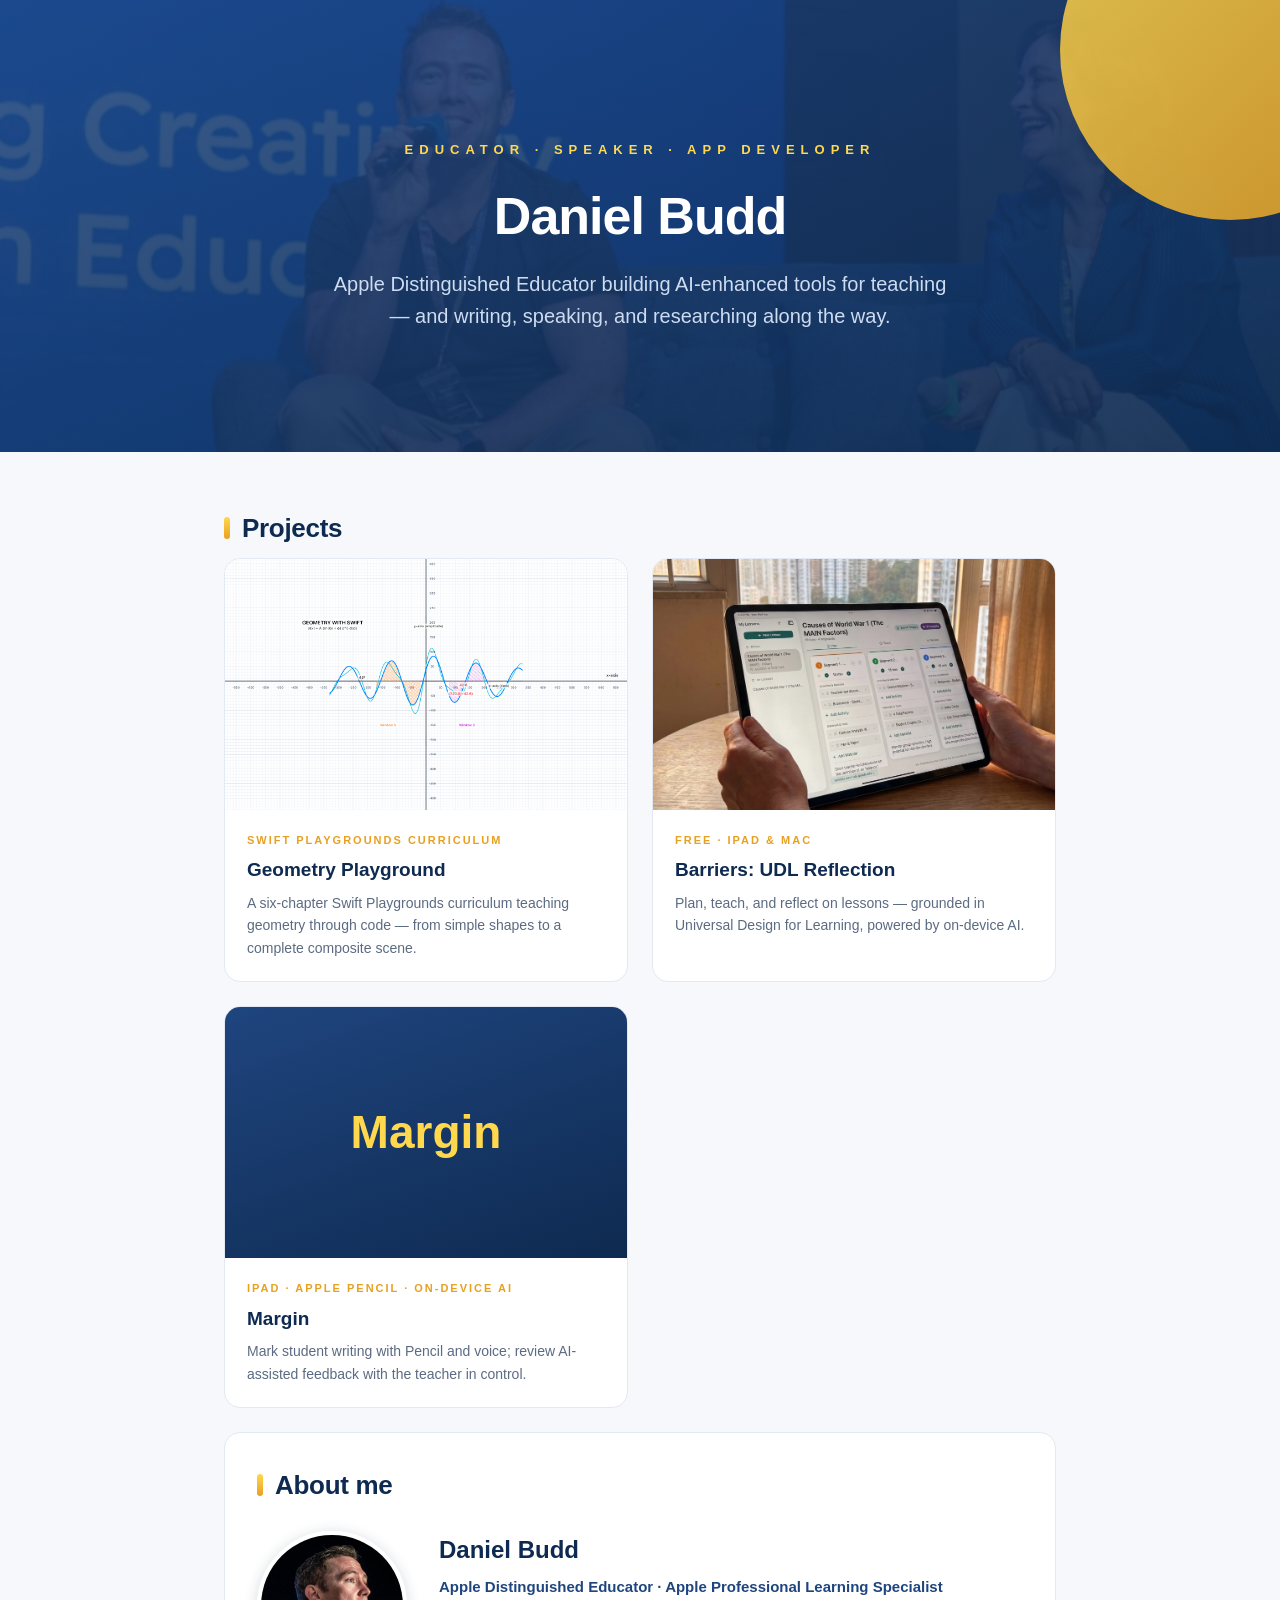
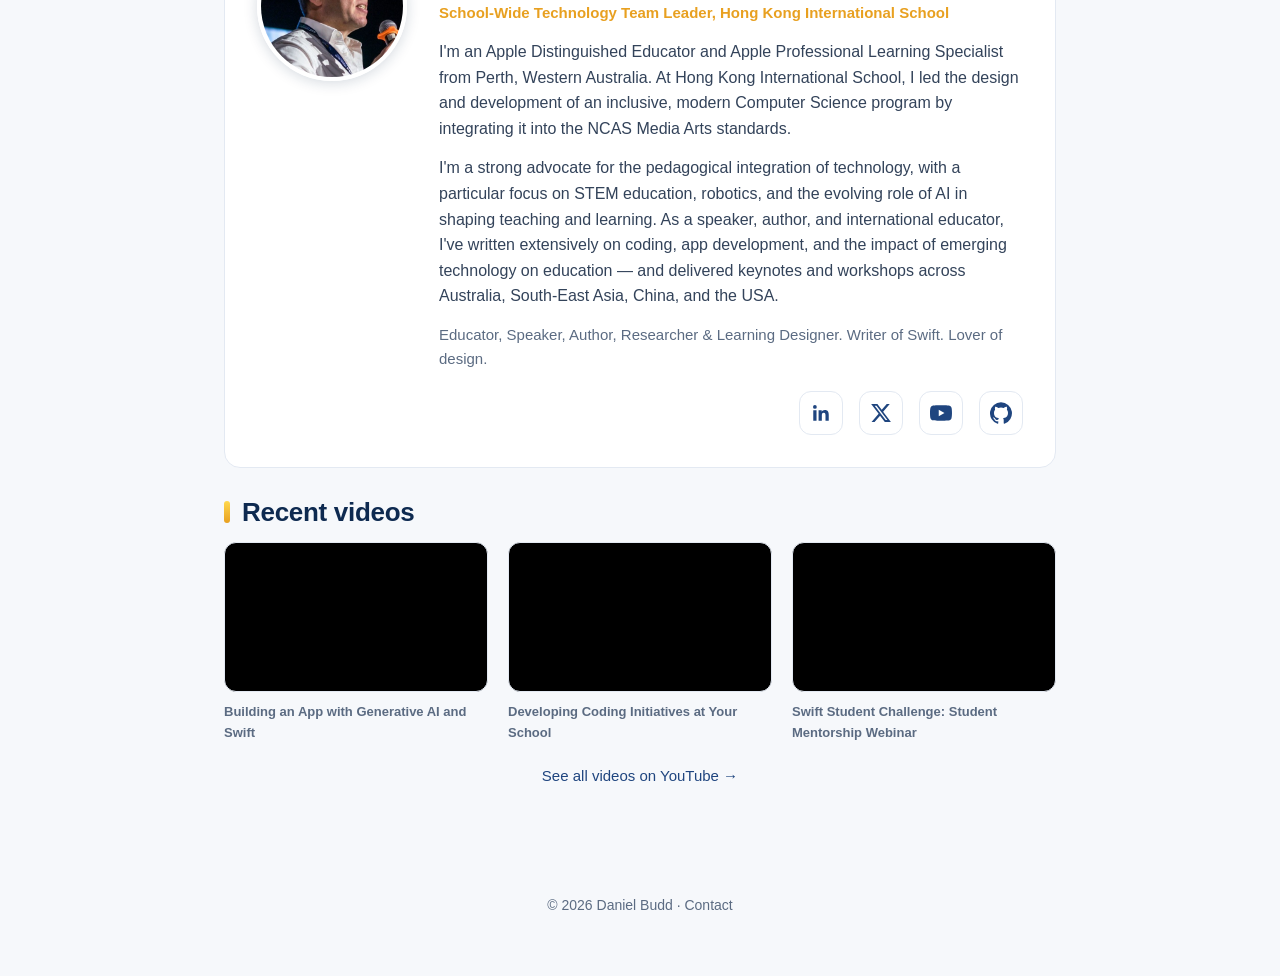
<file: index.html>
<!DOCTYPE html>
<html lang="en-AU">
<head>
<meta charset="UTF-8">
<meta name="viewport" content="width=device-width, initial-scale=1.0">
<title>Daniel Budd — Educator, Speaker &amp; App Developer</title>
<meta name="description" content="Daniel Budd is an Apple Distinguished Educator, speaker, and app developer building AI-enhanced tools for teaching — including Barriers and Geometry Playground.">
<link rel="canonical" href="https://danielbudd.com.au/">
<link rel="icon" type="image/png" sizes="32x32" href="images/favicon-32.png">
<link rel="apple-touch-icon" href="images/apple-touch-icon.png">
<meta property="og:type" content="website">
<meta property="og:site_name" content="Daniel Budd">
<meta property="og:title" content="Daniel Budd — Educator, Speaker &amp; App Developer">
<meta property="og:description" content="Apple Distinguished Educator building AI-enhanced tools for teaching — including Barriers and Geometry Playground.">
<meta property="og:url" content="https://danielbudd.com.au/">
<meta property="og:image" content="https://danielbudd.com.au/images/og-daniel.jpg">
<meta property="og:image:width" content="1200">
<meta property="og:image:height" content="630">
<meta name="twitter:card" content="summary_large_image">
<meta name="twitter:site" content="@danielbbudd">
<meta name="twitter:title" content="Daniel Budd — Educator, Speaker &amp; App Developer">
<meta name="twitter:description" content="Apple Distinguished Educator building AI-enhanced tools for teaching.">
<meta name="twitter:image" content="https://danielbudd.com.au/images/og-daniel.jpg">
<link rel="stylesheet" href="styles.css">
<script type="application/ld+json">
{
  "@context": "https://schema.org",
  "@type": "Person",
  "name": "Daniel Budd",
  "url": "https://danielbudd.com.au/",
  "image": "https://danielbudd.com.au/images/profile.png",
  "jobTitle": "Educator, Speaker & App Developer",
  "description": "Apple Distinguished Educator and Apple Professional Learning Specialist building AI-enhanced tools for teaching.",
  "worksFor": {"@type": "Organization", "name": "Hong Kong International School"},
  "sameAs": [
    "https://www.linkedin.com/in/danielbudd/",
    "https://x.com/danielbbudd",
    "https://www.youtube.com/@DanielBBudd",
    "https://github.com/dbbudd"
  ]
}
</script>
</head>
<body>

  <header class="hero hero-photo">
    <div class="hero-inner">
      <div class="kicker">Educator · Speaker · App Developer</div>
      <h1>Daniel Budd</h1>
      <p class="tag">Apple Distinguished Educator building AI-enhanced tools for teaching — and writing, speaking, and researching along the way.</p>
    </div>
  </header>

  <main class="wrap">

    <section id="projects">
      <h2><span class="bar"></span>Projects</h2>
      <div class="project-grid">

        <a class="project-card" href="https://dbbudd.github.io">
          <div class="thumb"><img src="images/Geometry/Geomerty-Hero.png" alt="Geometry Playground"></div>
          <div class="body">
            <div class="eyebrow">Swift Playgrounds Curriculum</div>
            <h3>Geometry Playground</h3>
            <p>A six-chapter Swift Playgrounds curriculum teaching geometry through code — from simple shapes to a complete composite scene.</p>
          </div>
        </a>

        <a class="project-card" href="barriers.html">
          <div class="thumb"><img src="images/Barriers/Barriers-Hero.jpeg" alt="Barriers app"></div>
          <div class="body">
            <div class="eyebrow">Free · iPad &amp; Mac</div>
            <h3>Barriers: UDL Reflection</h3>
            <p>Plan, teach, and reflect on lessons — grounded in Universal Design for Learning, powered by on-device AI.</p>
          </div>
        </a>

        <a class="project-card" href="margin.html">
          <div class="thumb" style="display:flex;align-items:center;justify-content:center;background:linear-gradient(160deg,var(--navy),var(--navy-deep));">
            <span style="font-size:46px;font-weight:800;color:var(--gold)">Margin</span>
          </div>
          <div class="body">
            <div class="eyebrow">iPad · Apple Pencil · On-device AI</div>
            <h3>Margin</h3>
            <p>Mark student writing with Pencil and voice; review AI-assisted feedback with the teacher in control.</p>
          </div>
        </a>

      </div>
    </section>

    <section class="card" id="about">
      <h2 style="margin-bottom:24px"><span class="bar"></span>About me</h2>
      <div class="about-grid">

        <div class="avatar">
          <img src="images/profile.png" alt="Daniel Budd">
        </div>

        <div>
          <div class="about-head">
            <div class="about-name">Daniel Budd</div>
            <div class="affil apple">Apple Distinguished Educator · Apple Professional Learning Specialist</div>
            <div class="affil school">School-Wide Technology Team Leader, Hong Kong International School</div>
          </div>
          <div class="about-bio">
            <p>I'm an Apple Distinguished Educator and Apple Professional Learning Specialist from Perth, Western Australia. At Hong Kong International School, I led the design and development of an inclusive, modern Computer Science program by integrating it into the NCAS Media Arts standards.</p>
            <p>I'm a strong advocate for the pedagogical integration of technology, with a particular focus on STEM education, robotics, and the evolving role of AI in shaping teaching and learning. As a speaker, author, and international educator, I've written extensively on coding, app development, and the impact of emerging technology on education — and delivered keynotes and workshops across Australia, South-East Asia, China, and the USA.</p>
            <p class="muted">Educator, Speaker, Author, Researcher &amp; Learning Designer. Writer of Swift. Lover of design.</p>
          </div>

          <div class="social-icons">
            <a href="https://www.linkedin.com/in/danielbudd/" target="_blank" rel="noopener" aria-label="LinkedIn" title="LinkedIn">
              <svg viewBox="0 0 24 24" aria-hidden="true"><path d="M20.45 20.45h-3.55v-5.57c0-1.33-.03-3.04-1.85-3.04-1.85 0-2.14 1.45-2.14 2.94v5.67H9.36V9h3.41v1.56h.05c.47-.9 1.63-1.85 3.36-1.85 3.6 0 4.27 2.37 4.27 5.45v6.29zM5.34 7.43a2.06 2.06 0 1 1 0-4.12 2.06 2.06 0 0 1 0 4.12zM7.12 20.45H3.56V9h3.56v11.45z"/></svg>
            </a>
            <a href="https://x.com/danielbbudd" target="_blank" rel="noopener" aria-label="Twitter / X" title="Twitter / X">
              <svg viewBox="0 0 24 24" aria-hidden="true"><path d="M18.24 2.25h3.31l-7.23 8.26 8.5 11.24h-6.66l-5.21-6.82-5.97 6.82H1.67l7.73-8.84L1.25 2.25h6.83l4.71 6.23 5.45-6.23zm-1.16 17.52h1.83L7.08 4.13H5.12l11.96 15.64z"/></svg>
            </a>
            <a href="https://www.youtube.com/@DanielBBudd" target="_blank" rel="noopener" aria-label="YouTube" title="YouTube">
              <svg viewBox="0 0 24 24" aria-hidden="true"><path d="M23.5 6.19a3.02 3.02 0 0 0-2.12-2.14C19.5 3.55 12 3.55 12 3.55s-7.5 0-9.38.5A3.02 3.02 0 0 0 .5 6.19C0 8.07 0 12 0 12s0 3.93.5 5.81a3.02 3.02 0 0 0 2.12 2.14c1.88.5 9.38.5 9.38.5s7.5 0 9.38-.5a3.02 3.02 0 0 0 2.12-2.14C24 15.93 24 12 24 12s0-3.93-.5-5.81zM9.55 15.57V8.43L15.82 12l-6.27 3.57z"/></svg>
            </a>
            <a href="https://github.com/dbbudd" target="_blank" rel="noopener" aria-label="GitHub" title="GitHub">
              <svg viewBox="0 0 24 24" aria-hidden="true"><path d="M12 .3a12 12 0 0 0-3.79 23.39c.6.11.82-.26.82-.58l-.01-2.04c-3.34.73-4.04-1.61-4.04-1.61-.55-1.39-1.34-1.76-1.34-1.76-1.09-.74.08-.73.08-.73 1.2.09 1.84 1.24 1.84 1.24 1.07 1.83 2.81 1.3 3.5 1 .1-.78.42-1.31.76-1.61-2.66-.3-5.47-1.33-5.47-5.93 0-1.31.47-2.38 1.24-3.22-.13-.3-.54-1.52.11-3.18 0 0 1-.32 3.3 1.23a11.5 11.5 0 0 1 6 0c2.28-1.55 3.29-1.23 3.29-1.23.65 1.66.24 2.88.12 3.18.77.84 1.23 1.91 1.23 3.22 0 4.61-2.8 5.63-5.48 5.92.43.37.81 1.1.81 2.22l-.01 3.29c0 .32.21.7.82.58A12 12 0 0 0 12 .3z"/></svg>
            </a>
          </div>
        </div>

      </div>
    </section>

    <section id="videos">
      <h2><span class="bar"></span>Recent videos</h2>
      <div class="video-grid">
        <div>
          <div class="video-embed"><iframe src="https://www.youtube.com/embed/X9bCqTbQKLU" title="Building an App with Generative AI and Swift" frameborder="0" allow="accelerometer; autoplay; clipboard-write; encrypted-media; gyroscope; picture-in-picture; web-share" referrerpolicy="strict-origin-when-cross-origin" loading="lazy" allowfullscreen></iframe></div>
          <div class="video-caption">Building an App with Generative AI and Swift</div>
        </div>
        <div>
          <div class="video-embed"><iframe src="https://www.youtube.com/embed/v9YnOPm7b6o" title="Developing coding initiatives at your school" frameborder="0" allow="accelerometer; autoplay; clipboard-write; encrypted-media; gyroscope; picture-in-picture; web-share" referrerpolicy="strict-origin-when-cross-origin" loading="lazy" allowfullscreen></iframe></div>
          <div class="video-caption">Developing Coding Initiatives at Your School</div>
        </div>
        <div>
          <div class="video-embed"><iframe src="https://www.youtube.com/embed/1wqshSAsD80" title="Swift Student Challenge: Student Mentorship Webinar" frameborder="0" allow="accelerometer; autoplay; clipboard-write; encrypted-media; gyroscope; picture-in-picture; web-share" referrerpolicy="strict-origin-when-cross-origin" loading="lazy" allowfullscreen></iframe></div>
          <div class="video-caption">Swift Student Challenge: Student Mentorship Webinar</div>
        </div>
      </div>
      <p class="muted" style="margin-top:20px;text-align:center">
        <a href="https://www.youtube.com/@DanielBBudd">See all videos on YouTube →</a>
      </p>
    </section>

  </main>

  <footer>
    © 2026 Daniel Budd · <a class="email-link" href="#" data-u="dbbudd" data-d="gmail.com">Contact</a>
  </footer>

  <script>
  document.querySelectorAll('.email-link').forEach(function(a){
    var addr = a.dataset.u + '@' + a.dataset.d;
    a.href = 'mailto:' + addr;
    if (a.dataset.show) a.textContent = addr;
  });
  </script>

</body>
</html>
</file>
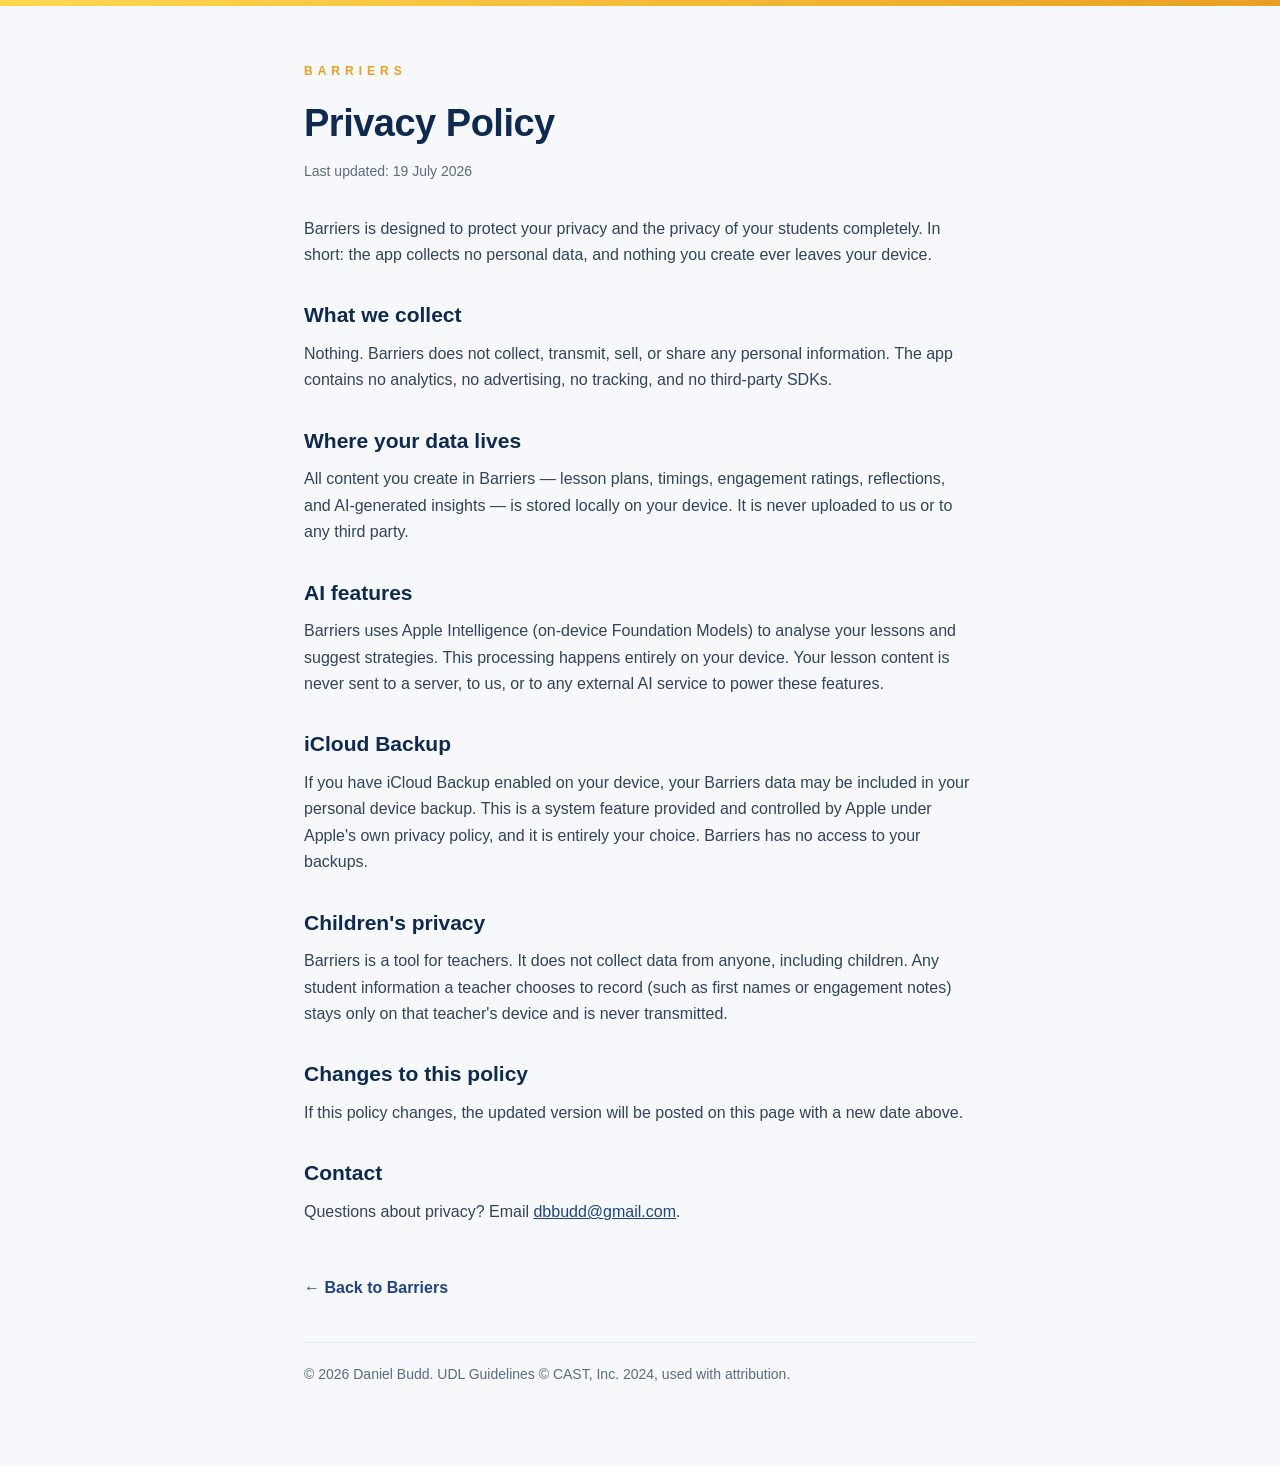
<file: barriers-privacy.html>
<!DOCTYPE html>
<html lang="en-AU">
<head>
<meta charset="UTF-8">
<meta name="viewport" content="width=device-width, initial-scale=1.0">
<title>Barriers: UDL Reflection — Privacy Policy</title>
<meta name="description" content="Privacy policy for the Barriers iPad app: no data collection, no tracking, no analytics — everything stays on your device.">
<link rel="canonical" href="https://danielbudd.com.au/barriers-privacy.html">
<link rel="icon" type="image/png" sizes="32x32" href="images/favicon-32.png">
<link rel="apple-touch-icon" href="images/apple-touch-icon.png">
<meta name="robots" content="index,follow">
<style>
  :root{--navy:#1F457F;--navy-deep:#0E2A50;--gold:#FFD84D;--gold-deep:#E8A020;--ink:#0E2A50;--muted:#5b6b82;--line:#e3e9f2}
  *{box-sizing:border-box;margin:0;padding:0}
  body{font-family:-apple-system,BlinkMacSystemFont,"Segoe UI",Helvetica,Arial,sans-serif;color:var(--ink);background:#f6f8fb;line-height:1.65;-webkit-font-smoothing:antialiased}
  a{color:var(--navy)}
  .bar-top{height:6px;background:linear-gradient(90deg,var(--gold),var(--gold-deep))}
  .wrap{max-width:720px;margin:0 auto;padding:56px 24px 80px}
  .kicker{letter-spacing:5px;font-size:12px;font-weight:700;color:var(--gold-deep);text-transform:uppercase}
  h1{font-size:38px;font-weight:800;letter-spacing:-.5px;margin:10px 0 6px}
  .updated{color:var(--muted);font-size:14px;margin-bottom:32px}
  h2{font-size:21px;font-weight:800;margin:30px 0 8px}
  p{margin-bottom:14px;color:#33435a}
  .back{display:inline-block;margin-top:36px;font-weight:600;text-decoration:none}
  footer{color:var(--muted);font-size:14px;margin-top:40px;border-top:1px solid var(--line);padding-top:20px}
</style>
</head>
<body>
  <div class="bar-top"></div>
  <div class="wrap">
    <div class="kicker">Barriers</div>
    <h1>Privacy Policy</h1>
    <p class="updated">Last updated: 19 July 2026</p>

    <p>Barriers is designed to protect your privacy and the privacy of your students completely. In short: the app collects no personal data, and nothing you create ever leaves your device.</p>

    <h2>What we collect</h2>
    <p>Nothing. Barriers does not collect, transmit, sell, or share any personal information. The app contains no analytics, no advertising, no tracking, and no third-party SDKs.</p>

    <h2>Where your data lives</h2>
    <p>All content you create in Barriers — lesson plans, timings, engagement ratings, reflections, and AI-generated insights — is stored locally on your device. It is never uploaded to us or to any third party.</p>

    <h2>AI features</h2>
    <p>Barriers uses Apple Intelligence (on-device Foundation Models) to analyse your lessons and suggest strategies. This processing happens entirely on your device. Your lesson content is never sent to a server, to us, or to any external AI service to power these features.</p>

    <h2>iCloud Backup</h2>
    <p>If you have iCloud Backup enabled on your device, your Barriers data may be included in your personal device backup. This is a system feature provided and controlled by Apple under Apple's own privacy policy, and it is entirely your choice. Barriers has no access to your backups.</p>

    <h2>Children's privacy</h2>
    <p>Barriers is a tool for teachers. It does not collect data from anyone, including children. Any student information a teacher chooses to record (such as first names or engagement notes) stays only on that teacher's device and is never transmitted.</p>

    <h2>Changes to this policy</h2>
    <p>If this policy changes, the updated version will be posted on this page with a new date above.</p>

    <h2>Contact</h2>
    <p>Questions about privacy? Email <a class="email-link" href="#" data-u="dbbudd" data-d="gmail.com" data-show="1">&#100;bbudd&nbsp;[at]&nbsp;gmail</a>.</p>

    <a class="back" href="barriers.html">← Back to Barriers</a>

    <footer>© 2026 Daniel Budd. UDL Guidelines © CAST, Inc. 2024, used with attribution.</footer>
  </div>
  <script>
  document.querySelectorAll('.email-link').forEach(function(a){
    var addr = a.dataset.u + '@' + a.dataset.d;
    a.href = 'mailto:' + addr;
    if (a.dataset.show) a.textContent = addr;
  });
  </script>
</body>
</html>
</file>
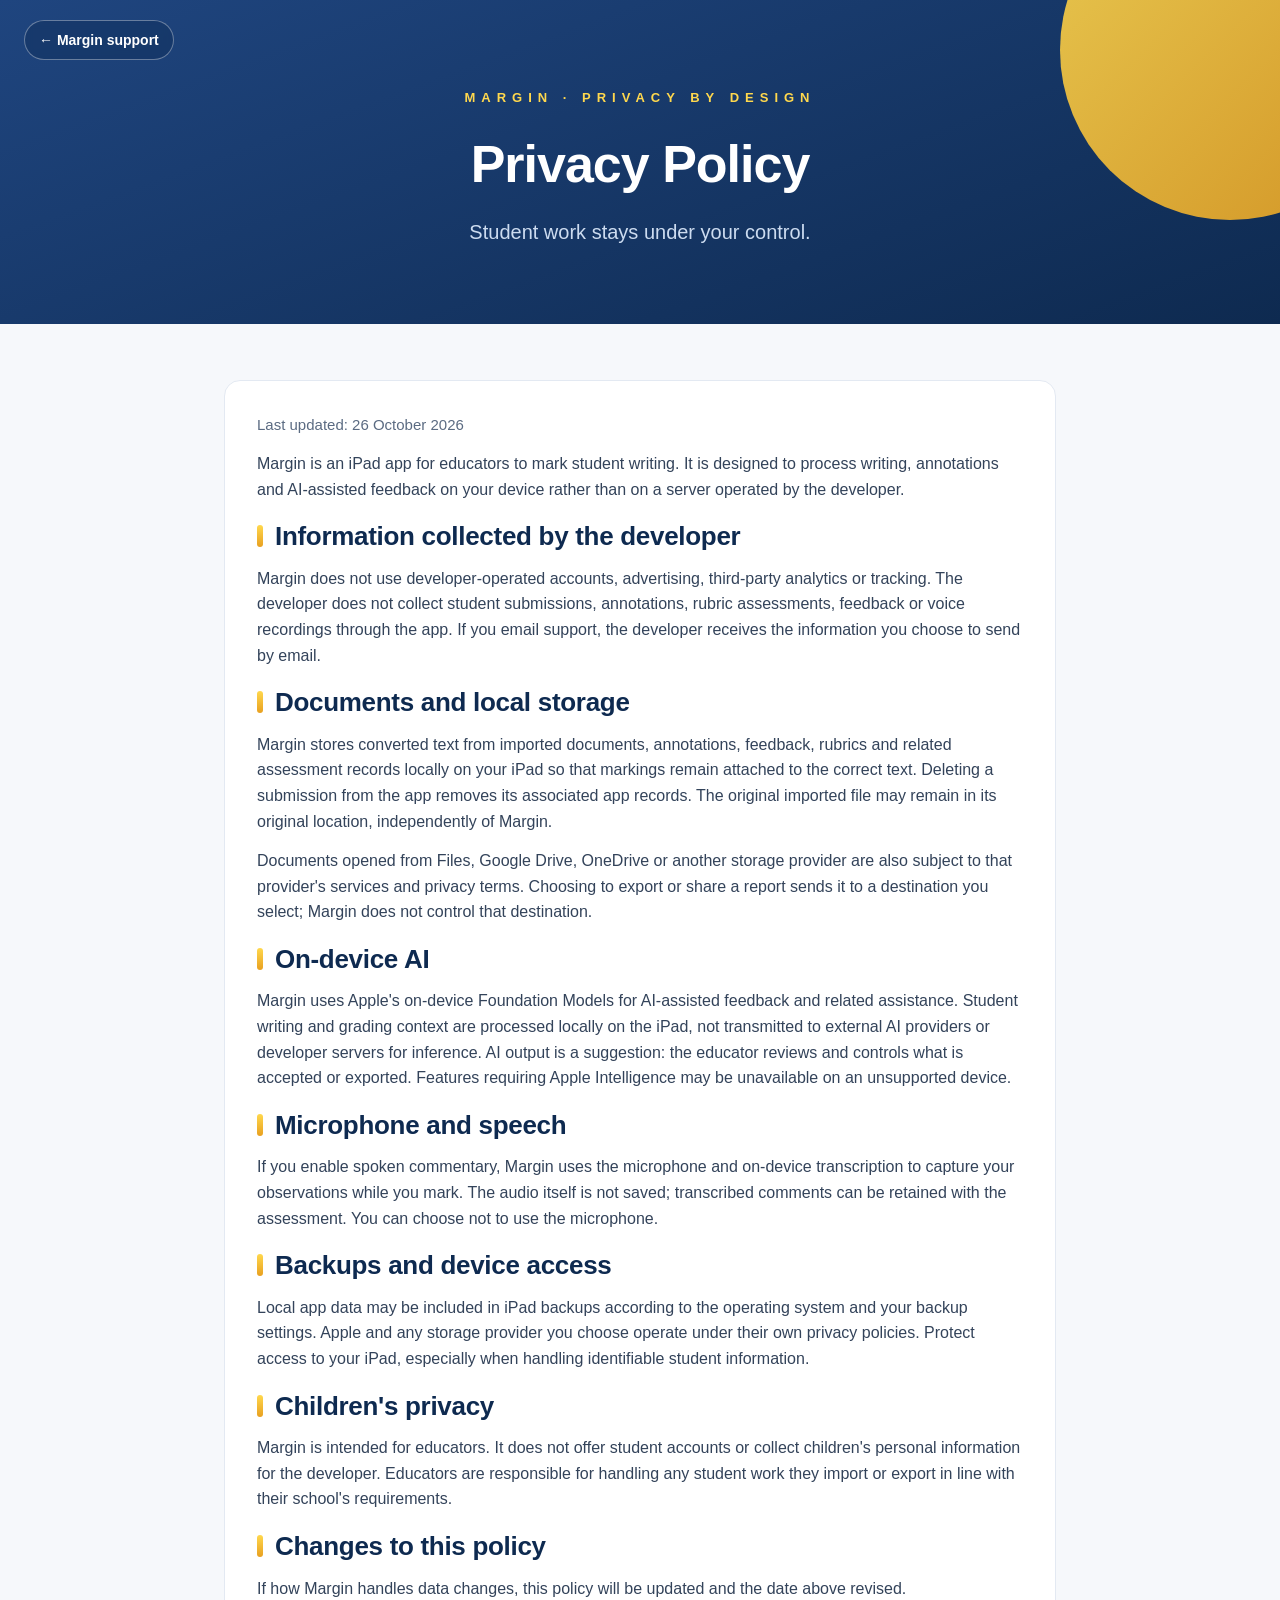
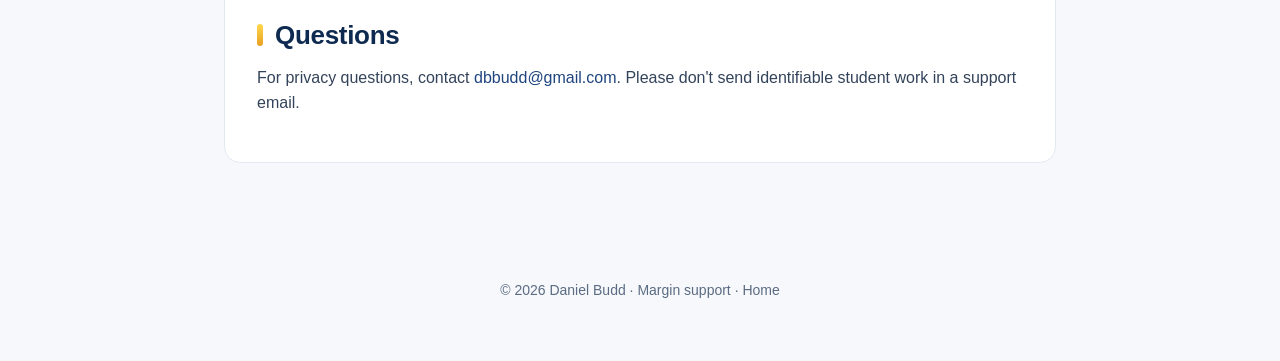
<file: margin-privacy.html>
<!DOCTYPE html>
<html lang="en-AU"><head>
<meta charset="UTF-8"><meta name="viewport" content="width=device-width, initial-scale=1.0">
<title>Margin — Privacy Policy</title>
<meta name="description" content="Privacy policy for Margin, an iPad app for marking student writing with Apple Pencil and on-device AI.">
<link rel="canonical" href="https://danielbudd.com.au/margin-privacy.html">
<link rel="icon" type="image/png" sizes="32x32" href="images/favicon-32.png">
<link rel="apple-touch-icon" href="images/apple-touch-icon.png">
<meta property="og:type" content="website"><meta property="og:site_name" content="Daniel Budd">
<meta property="og:title" content="Margin — Privacy Policy">
<meta property="og:description" content="How Margin handles documents, annotations, voice and on-device AI.">
<meta property="og:url" content="https://danielbudd.com.au/margin-privacy.html">
<meta name="twitter:card" content="summary"><meta name="twitter:title" content="Margin — Privacy Policy">
<link rel="stylesheet" href="styles.css">
</head><body>
<header class="hero"><nav class="hero-nav" aria-label="Page navigation"><a href="margin.html">← Margin support</a></nav>
<div class="hero-inner"><div class="kicker">Margin · Privacy by design</div><h1>Privacy Policy</h1><p class="tag">Student work stays under your control.</p></div></header>
<main class="wrap">
<section class="card"><p class="muted">Last updated: 26 October 2026</p>
<p>Margin is an iPad app for educators to mark student writing. It is designed to process writing, annotations and AI-assisted feedback on your device rather than on a server operated by the developer.</p>
<h2><span class="bar"></span>Information collected by the developer</h2>
<p>Margin does not use developer-operated accounts, advertising, third-party analytics or tracking. The developer does not collect student submissions, annotations, rubric assessments, feedback or voice recordings through the app. If you email support, the developer receives the information you choose to send by email.</p>
<h2><span class="bar"></span>Documents and local storage</h2>
<p>Margin stores converted text from imported documents, annotations, feedback, rubrics and related assessment records locally on your iPad so that markings remain attached to the correct text. Deleting a submission from the app removes its associated app records. The original imported file may remain in its original location, independently of Margin.</p>
<p>Documents opened from Files, Google Drive, OneDrive or another storage provider are also subject to that provider's services and privacy terms. Choosing to export or share a report sends it to a destination you select; Margin does not control that destination.</p>
<h2><span class="bar"></span>On-device AI</h2>
<p>Margin uses Apple's on-device Foundation Models for AI-assisted feedback and related assistance. Student writing and grading context are processed locally on the iPad, not transmitted to external AI providers or developer servers for inference. AI output is a suggestion: the educator reviews and controls what is accepted or exported. Features requiring Apple Intelligence may be unavailable on an unsupported device.</p>
<h2><span class="bar"></span>Microphone and speech</h2>
<p>If you enable spoken commentary, Margin uses the microphone and on-device transcription to capture your observations while you mark. The audio itself is not saved; transcribed comments can be retained with the assessment. You can choose not to use the microphone.</p>
<h2><span class="bar"></span>Backups and device access</h2>
<p>Local app data may be included in iPad backups according to the operating system and your backup settings. Apple and any storage provider you choose operate under their own privacy policies. Protect access to your iPad, especially when handling identifiable student information.</p>
<h2><span class="bar"></span>Children's privacy</h2>
<p>Margin is intended for educators. It does not offer student accounts or collect children's personal information for the developer. Educators are responsible for handling any student work they import or export in line with their school's requirements.</p>
<h2><span class="bar"></span>Changes to this policy</h2>
<p>If how Margin handles data changes, this policy will be updated and the date above revised.</p>
<h2><span class="bar"></span>Questions</h2>
<p>For privacy questions, contact <a class="email-link" href="#" data-u="dbbudd" data-d="gmail.com" data-show="1">dbbudd [at] gmail.com</a>. Please don't send identifiable student work in a support email.</p>
</section>
</main><footer>© 2026 Daniel Budd · <a href="margin.html">Margin support</a> · <a href="index.html">Home</a></footer>
<script>document.querySelectorAll('.email-link').forEach(function(a){var addr=a.dataset.u+'@'+a.dataset.d;a.href='mailto:'+addr;if(a.dataset.show)a.textContent=addr;});</script>
</body></html>
</file>
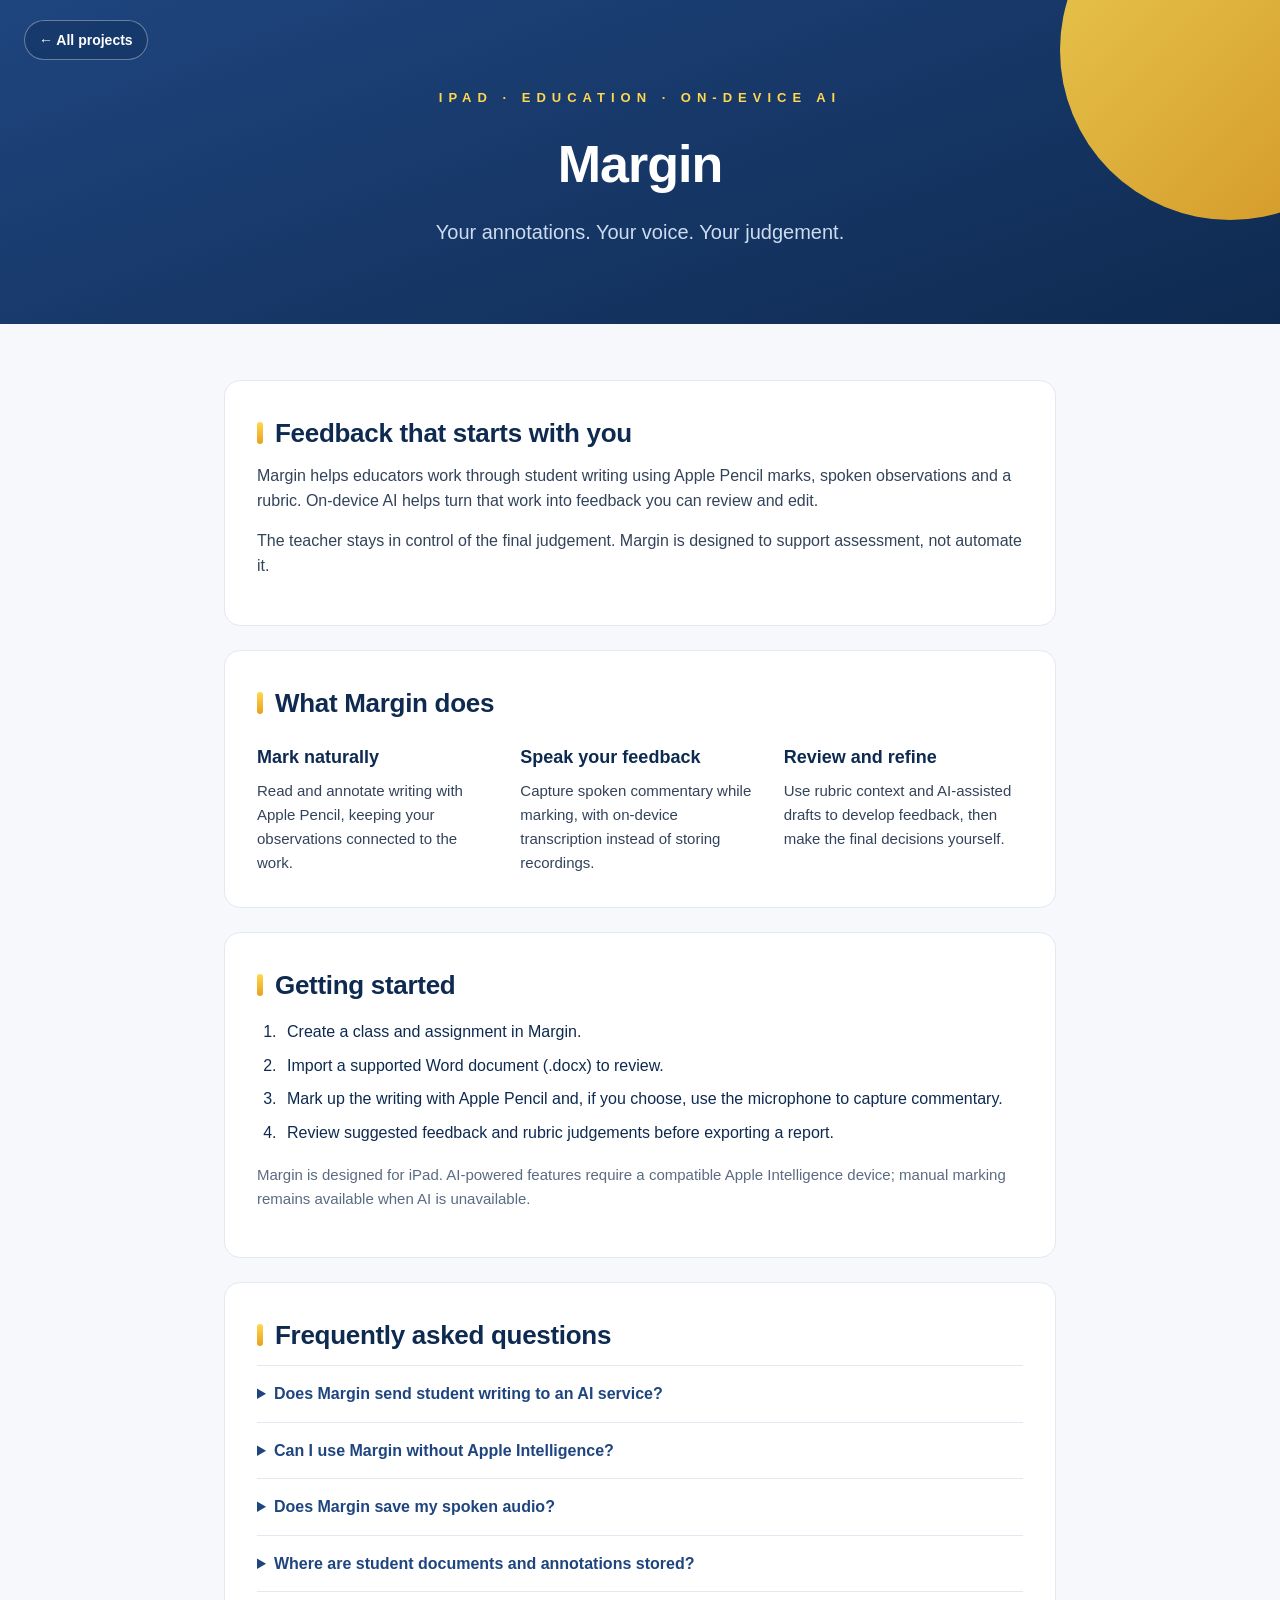
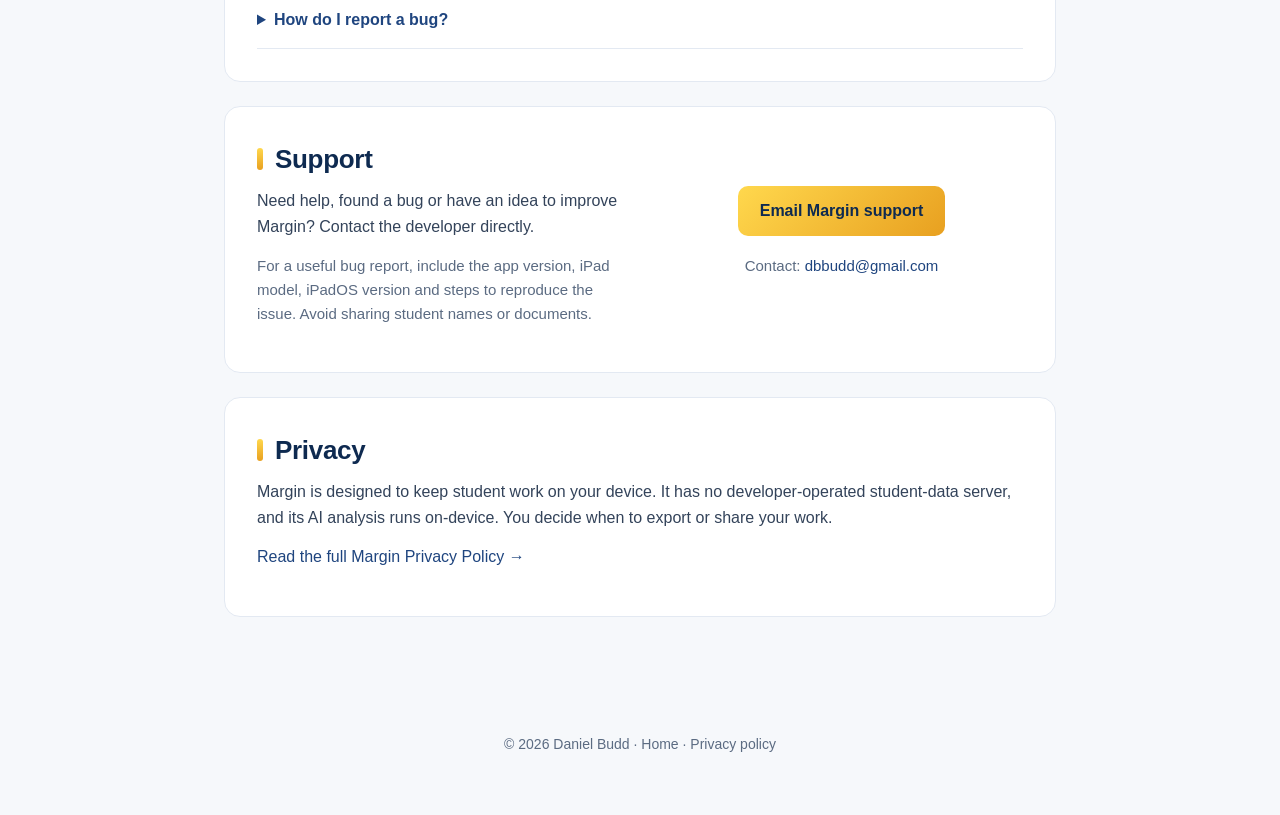
<file: margin.html>
<!DOCTYPE html>
<html lang="en-AU">
<head>
<meta charset="UTF-8">
<meta name="viewport" content="width=device-width, initial-scale=1.0">
<title>Margin — Feedback with the teacher in control | Support</title>
<meta name="description" content="Margin is an iPad writing-feedback companion for educators. Learn how to get started, find answers and contact the developer for support.">
<link rel="canonical" href="https://danielbudd.com.au/margin.html">
<link rel="icon" type="image/png" sizes="32x32" href="images/favicon-32.png">
<link rel="apple-touch-icon" href="images/apple-touch-icon.png">
<meta property="og:type" content="website">
<meta property="og:site_name" content="Daniel Budd">
<meta property="og:title" content="Margin — Feedback with the teacher in control">
<meta property="og:description" content="Apple Pencil markup, spoken commentary and on-device AI. Learn about Margin and get support.">
<meta property="og:url" content="https://danielbudd.com.au/margin.html">
<meta property="og:image" content="https://danielbudd.com.au/images/og-daniel.jpg">
<meta name="twitter:card" content="summary_large_image">
<meta name="twitter:title" content="Margin — iPad writing feedback and support">
<meta name="twitter:description" content="Mark with Pencil, capture your thinking, review feedback. The teacher decides.">
<meta name="twitter:image" content="https://danielbudd.com.au/images/og-daniel.jpg">
<link rel="stylesheet" href="styles.css">
<script type="application/ld+json">
{
  "@context":"https://schema.org",
  "@type":"SoftwareApplication",
  "name":"Margin",
  "applicationCategory":"EducationApplication",
  "operatingSystem":"iPadOS",
  "url":"https://danielbudd.com.au/margin.html",
  "description":"An iPad writing-feedback companion combining Apple Pencil markup, spoken commentary and on-device AI, with final decisions left to the teacher.",
  "author":{"@type":"Person","name":"Daniel Budd","url":"https://danielbudd.com.au/"}
}
</script>
</head>
<body>
  <header class="hero">
    <nav class="hero-nav" aria-label="Page navigation"><a href="index.html#projects">← All projects</a></nav>
    <div class="hero-inner">
      <div class="kicker">iPad · Education · On-device AI</div>
      <h1>Margin</h1>
      <p class="tag">Your annotations. Your voice. Your judgement.</p>
    </div>
  </header>
  <main class="wrap">
    <section class="card" aria-labelledby="about-margin">
      <h2 id="about-margin"><span class="bar"></span>Feedback that starts with you</h2>
      <p>Margin helps educators work through student writing using Apple Pencil marks, spoken observations and a rubric. On-device AI helps turn that work into feedback you can review and edit.</p>
      <p>The teacher stays in control of the final judgement. Margin is designed to support assessment, not automate it.</p>
    </section>

    <section class="card" aria-labelledby="what-it-does">
      <h2 id="what-it-does"><span class="bar"></span>What Margin does</h2>
      <div class="feature-grid">
        <div>
          <h3>Mark naturally</h3>
          <p>Read and annotate writing with Apple Pencil, keeping your observations connected to the work.</p>
        </div>
        <div>
          <h3>Speak your feedback</h3>
          <p>Capture spoken commentary while marking, with on-device transcription instead of storing recordings.</p>
        </div>
        <div>
          <h3>Review and refine</h3>
          <p>Use rubric context and AI-assisted drafts to develop feedback, then make the final decisions yourself.</p>
        </div>
      </div>
    </section>

    <section class="card" id="getting-started" aria-labelledby="start-heading">
      <h2 id="start-heading"><span class="bar"></span>Getting started</h2>
      <ol class="steps">
        <li>Create a class and assignment in Margin.</li>
        <li>Import a supported Word document (.docx) to review.</li>
        <li>Mark up the writing with Apple Pencil and, if you choose, use the microphone to capture commentary.</li>
        <li>Review suggested feedback and rubric judgements before exporting a report.</li>
      </ol>
      <p class="muted">Margin is designed for iPad. AI-powered features require a compatible Apple Intelligence device; manual marking remains available when AI is unavailable.</p>
    </section>

    <section class="card" id="faq" aria-labelledby="faq-heading">
      <h2 id="faq-heading"><span class="bar"></span>Frequently asked questions</h2>
      <details class="faq-item">
        <summary>Does Margin send student writing to an AI service?</summary>
        <p>No. Margin's AI features use Apple's on-device Foundation Models. It does not send student work to a developer-operated server or an external AI provider for feedback generation.</p>
      </details>
      <details class="faq-item">
        <summary>Can I use Margin without Apple Intelligence?</summary>
        <p>You can still open and mark work manually. AI-assisted feedback requires Apple Intelligence to be available and enabled on a compatible iPad.</p>
      </details>
      <details class="faq-item">
        <summary>Does Margin save my spoken audio?</summary>
        <p>No. Voice commentary is transcribed on the device; the audio recording itself is not stored. Text observations can be saved with your marking.</p>
      </details>
      <details class="faq-item">
        <summary>Where are student documents and annotations stored?</summary>
        <p>Margin stores converted document content, annotations and feedback locally on your device. Original documents remain in the file locations you chose, which may be managed by a separate file provider.</p>
      </details>
      <details class="faq-item">
        <summary>How do I report a bug?</summary>
        <p>Use the support email below. Include your iPad model, iPadOS version and a short description of what happened. Please do not email identifiable student work.</p>
      </details>
    </section>

    <section class="card" id="support" aria-labelledby="support-heading">
      <div class="support-grid">
        <div>
          <h2 id="support-heading"><span class="bar"></span>Support</h2>
          <p>Need help, found a bug or have an idea to improve Margin? Contact the developer directly.</p>
          <p class="muted">For a useful bug report, include the app version, iPad model, iPadOS version and steps to reproduce the issue. Avoid sharing student names or documents.</p>
        </div>
        <div class="support-actions">
          <a class="btn email-link" href="#" data-u="dbbudd" data-d="gmail.com" data-subject="Margin Support">Email Margin support</a>
          <p class="muted">Contact: <a class="email-link" href="#" data-u="dbbudd" data-d="gmail.com" data-show="1">dbbudd [at] gmail [dot] com</a></p>
        </div>
      </div>
    </section>

    <section class="card" aria-labelledby="privacy-heading">
      <h2 id="privacy-heading"><span class="bar"></span>Privacy</h2>
      <p>Margin is designed to keep student work on your device. It has no developer-operated student-data server, and its AI analysis runs on-device. You decide when to export or share your work.</p>
      <p><a href="margin-privacy.html">Read the full Margin Privacy Policy →</a></p>
    </section>
  </main>
  <footer>© 2026 Daniel Budd · <a href="index.html">Home</a> · <a href="margin-privacy.html">Privacy policy</a></footer>
  <script>
  document.querySelectorAll('.email-link').forEach(function(a){
    var addr = a.dataset.u + '@' + a.dataset.d;
    a.href = 'mailto:' + addr + (a.dataset.subject ? '?subject=' + encodeURIComponent(a.dataset.subject) : '');
    if (a.dataset.show) a.textContent = addr;
  });
  </script>
</body>
</html>
</file>
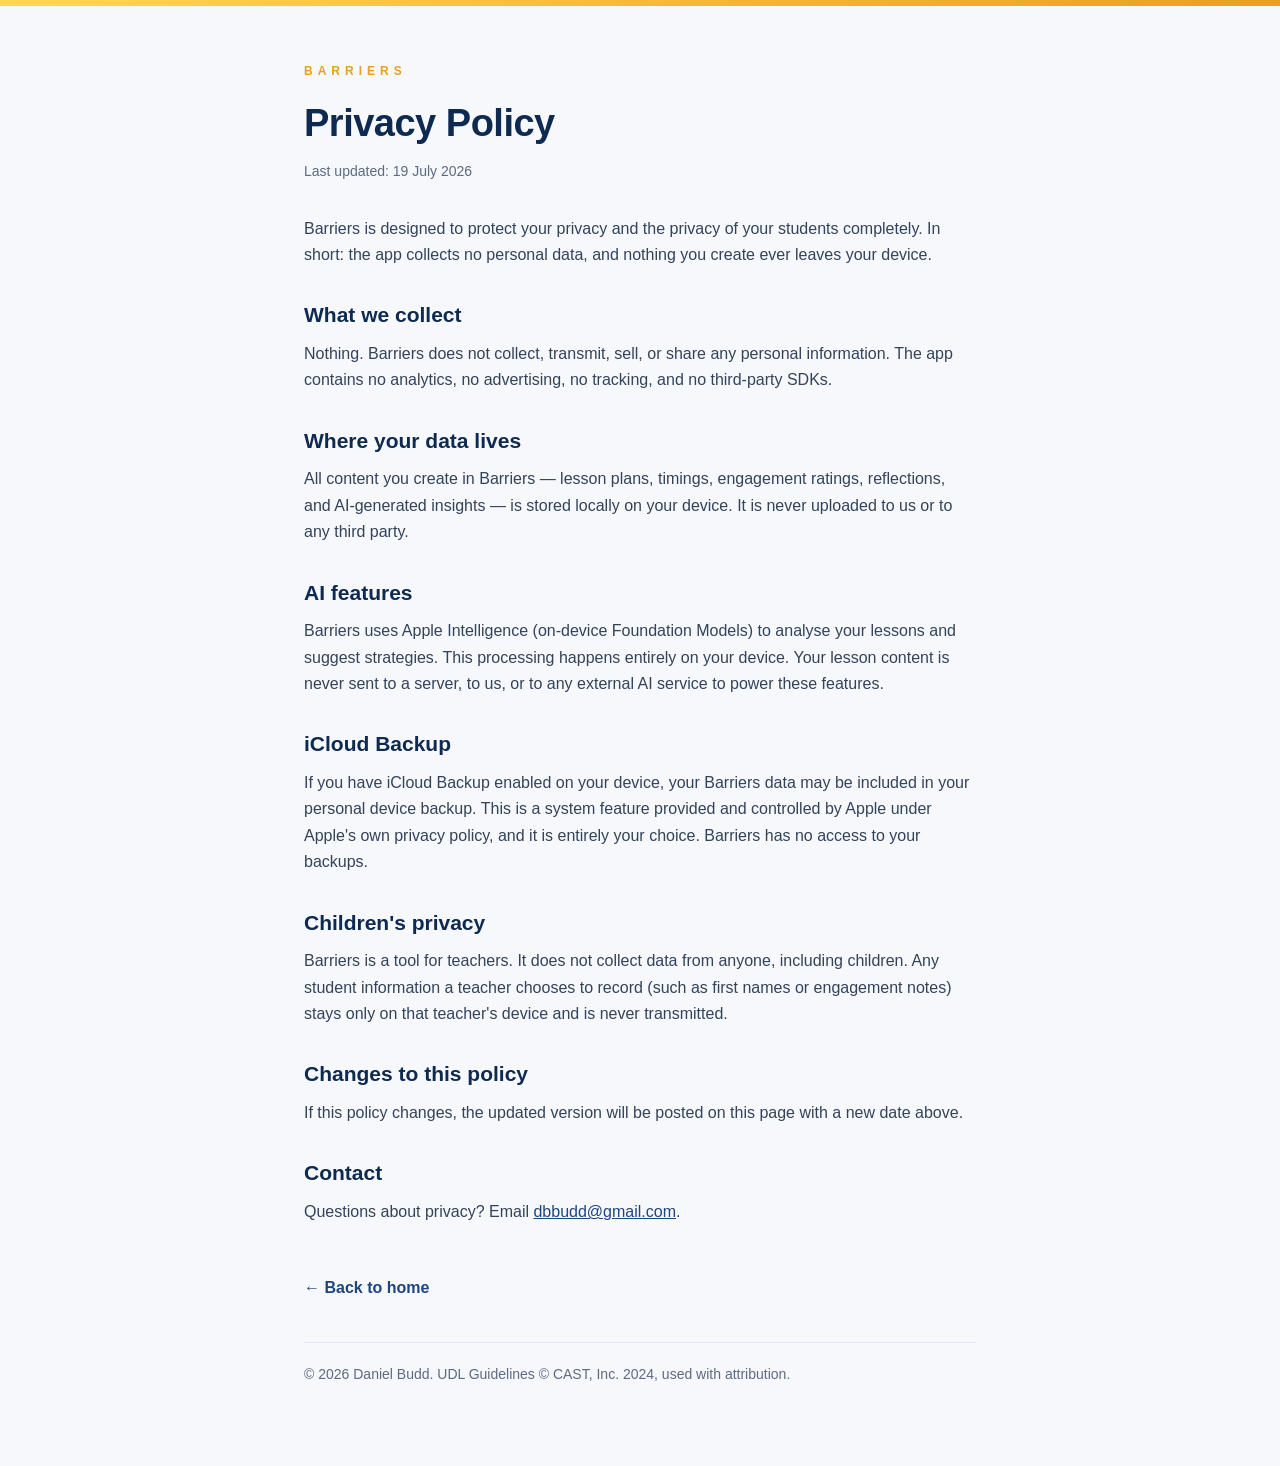
<file: privacy.html>
<!DOCTYPE html>
<html lang="en-AU">
<head>
<meta charset="UTF-8">
<meta name="viewport" content="width=device-width, initial-scale=1.0">
<title>Barriers — Privacy Policy</title>
<meta name="description" content="Privacy policy for the Barriers iPad app: no data collection, no tracking, no analytics — everything stays on your device.">
<link rel="canonical" href="https://danielbudd.com.au/barriers-privacy.html">
<link rel="icon" type="image/png" sizes="32x32" href="images/favicon-32.png">
<style>
  :root{--navy:#1F457F;--navy-deep:#0E2A50;--gold:#FFD84D;--gold-deep:#E8A020;--ink:#0E2A50;--muted:#5b6b82;--line:#e3e9f2}
  *{box-sizing:border-box;margin:0;padding:0}
  body{font-family:-apple-system,BlinkMacSystemFont,"Segoe UI",Helvetica,Arial,sans-serif;color:var(--ink);background:#f6f8fb;line-height:1.65;-webkit-font-smoothing:antialiased}
  a{color:var(--navy)}
  .bar-top{height:6px;background:linear-gradient(90deg,var(--gold),var(--gold-deep))}
  .wrap{max-width:720px;margin:0 auto;padding:56px 24px 80px}
  .kicker{letter-spacing:5px;font-size:12px;font-weight:700;color:var(--gold-deep);text-transform:uppercase}
  h1{font-size:38px;font-weight:800;letter-spacing:-.5px;margin:10px 0 6px}
  .updated{color:var(--muted);font-size:14px;margin-bottom:32px}
  h2{font-size:21px;font-weight:800;margin:30px 0 8px}
  p{margin-bottom:14px;color:#33435a}
  .back{display:inline-block;margin-top:36px;font-weight:600;text-decoration:none}
  footer{color:var(--muted);font-size:14px;margin-top:40px;border-top:1px solid var(--line);padding-top:20px}
</style>
</head>
<body>
  <div class="bar-top"></div>
  <div class="wrap">
    <div class="kicker">Barriers</div>
    <h1>Privacy Policy</h1>
    <p class="updated">Last updated: 19 July 2026</p>

    <p>Barriers is designed to protect your privacy and the privacy of your students completely. In short: the app collects no personal data, and nothing you create ever leaves your device.</p>

    <h2>What we collect</h2>
    <p>Nothing. Barriers does not collect, transmit, sell, or share any personal information. The app contains no analytics, no advertising, no tracking, and no third-party SDKs.</p>

    <h2>Where your data lives</h2>
    <p>All content you create in Barriers — lesson plans, timings, engagement ratings, reflections, and AI-generated insights — is stored locally on your device. It is never uploaded to us or to any third party.</p>

    <h2>AI features</h2>
    <p>Barriers uses Apple Intelligence (on-device Foundation Models) to analyse your lessons and suggest strategies. This processing happens entirely on your device. Your lesson content is never sent to a server, to us, or to any external AI service to power these features.</p>

    <h2>iCloud Backup</h2>
    <p>If you have iCloud Backup enabled on your device, your Barriers data may be included in your personal device backup. This is a system feature provided and controlled by Apple under Apple's own privacy policy, and it is entirely your choice. Barriers has no access to your backups.</p>

    <h2>Children's privacy</h2>
    <p>Barriers is a tool for teachers. It does not collect data from anyone, including children. Any student information a teacher chooses to record (such as first names or engagement notes) stays only on that teacher's device and is never transmitted.</p>

    <h2>Changes to this policy</h2>
    <p>If this policy changes, the updated version will be posted on this page with a new date above.</p>

    <h2>Contact</h2>
    <p>Questions about privacy? Email <a class="email-link" href="#" data-u="dbbudd" data-d="gmail.com" data-show="1">&#100;bbudd&nbsp;[at]&nbsp;gmail</a>.</p>

    <a class="back" href="/">← Back to home</a>

    <footer>© 2026 Daniel Budd. UDL Guidelines © CAST, Inc. 2024, used with attribution.</footer>
  </div>
  <script>
  document.querySelectorAll('.email-link').forEach(function(a){
    var addr = a.dataset.u + '@' + a.dataset.d;
    a.href = 'mailto:' + addr;
    if (a.dataset.show) a.textContent = addr;
  });
  </script>
</body>
</html>
</file>
<file: styles.css>
:root{
  --navy:#1F457F; --navy-deep:#0E2A50; --gold:#FFD84D; --gold-deep:#E8A020;
  --ink:#0E2A50; --muted:#5b6b82; --paper:#ffffff; --line:#e3e9f2;
}
*{box-sizing:border-box;margin:0;padding:0}
body{font-family:-apple-system,BlinkMacSystemFont,"Segoe UI",Helvetica,Arial,sans-serif;color:var(--ink);background:#f6f8fb;line-height:1.6;-webkit-font-smoothing:antialiased}
a{color:var(--navy);text-decoration:none}
a:hover{text-decoration:underline}
img{max-width:100%;display:block}

.hero{background:linear-gradient(160deg,var(--navy) 0%,var(--navy-deep) 100%);color:#fff;padding:88px 24px 76px;text-align:center;position:relative;overflow:hidden}
.hero::after{content:"";position:absolute;top:-120px;right:-120px;width:340px;height:340px;border-radius:50%;background:linear-gradient(135deg,var(--gold),var(--gold-deep));opacity:.9}
.hero.hero-photo{background:linear-gradient(160deg,rgba(31,69,127,.88) 0%,rgba(14,42,80,.92) 100%),url("images/daniel-site-banner.jpeg") center 30%/cover no-repeat;padding:140px 24px 120px}
.hero.hero-photo::after{opacity:.85}
.hero.hero-barriers{background:linear-gradient(160deg,rgba(31,69,127,.88) 0%,rgba(14,42,80,.92) 100%),url("images/Barriers/Barriers-Hero.jpeg") center/cover no-repeat;padding:140px 24px 120px}
.hero-nav{position:absolute;top:20px;left:24px;z-index:2}
.hero-nav a{display:inline-flex;align-items:center;gap:6px;color:#fff;font-weight:600;font-size:14px;padding:8px 14px;border:1px solid rgba(255,255,255,.35);border-radius:999px;background:rgba(14,42,80,.35);backdrop-filter:blur(4px)}
.hero-nav a:hover{text-decoration:none;border-color:var(--gold)}
.hero-badge{position:absolute;bottom:20px;right:24px;z-index:2}
.hero-badge img{height:44px;display:block}
.hero-badge a:hover{filter:brightness(1.1)}
@media (max-width:600px){.hero-badge img{height:36px}}
.hero-inner{max-width:880px;margin:0 auto;position:relative;z-index:1}
.kicker{letter-spacing:6px;font-size:13px;font-weight:700;color:var(--gold);text-transform:uppercase}
h1{font-size:52px;font-weight:800;letter-spacing:-1px;margin:14px 0 10px}
.tag{font-size:20px;color:#cddcf0;font-weight:400;max-width:620px;margin:0 auto}

.wrap{max-width:880px;margin:0 auto;padding:56px 24px}
.card{background:var(--paper);border:1px solid var(--line);border-radius:16px;padding:32px;margin-bottom:24px}
h2{font-size:26px;font-weight:800;letter-spacing:-.3px;margin-bottom:8px}
h2 .bar{display:inline-block;width:6px;height:22px;background:linear-gradient(var(--gold),var(--gold-deep));border-radius:3px;margin-right:12px;vertical-align:-2px}
p{margin-bottom:14px;color:#33435a}
.muted{color:var(--muted);font-size:15px}
.btn{display:inline-block;background:linear-gradient(135deg,var(--gold),var(--gold-deep));color:#0E2A50;font-weight:700;padding:12px 22px;border-radius:10px;margin-top:6px}
.btn:hover{text-decoration:none;filter:brightness(1.05)}
.links a{display:inline-block;margin-right:18px;font-weight:600}
footer{text-align:center;padding:36px 24px 60px;color:var(--muted);font-size:14px}
footer a{color:var(--muted)}

/* About / bio */
.about-grid{display:grid;grid-template-columns:150px 1fr;gap:32px;align-items:start}
.avatar{width:150px;height:150px;border-radius:50%;overflow:hidden;border:4px solid #fff;box-shadow:0 2px 14px rgba(14,42,80,.18)}
.avatar img{width:100%;height:100%;object-fit:cover;object-position:center 20%}
.about-name{font-size:24px;font-weight:800;margin-bottom:6px}
.affil{font-weight:700;font-size:15px;margin-bottom:2px}
.affil.apple{color:var(--navy)}
.affil.school{color:var(--gold-deep)}
.about-bio{margin-top:14px}
.social-icons{display:flex;gap:16px;justify-content:flex-end;margin-top:20px}
.social-icons.left{justify-content:flex-start}
.social-icons a{display:flex;align-items:center;justify-content:center;width:44px;height:44px;border-radius:12px;background:#fff;border:1px solid var(--line);transition:border-color .15s ease,transform .15s ease}
.social-icons a:hover{border-color:var(--gold-deep);transform:translateY(-2px)}
.social-icons svg{width:22px;height:22px;fill:var(--navy)}
@media (max-width:820px){
  .about-grid{grid-template-columns:1fr}
  .avatar{margin:0 auto}
  .about-head{text-align:center}
  .social-icons{justify-content:center}
}

/* Video thumbnail cards (robust — no iframe needed until click-through) */
.video-card{display:block;position:relative;border-radius:12px;overflow:hidden;border:1px solid var(--line);background:#000;margin-bottom:10px}
.video-card img{width:100%;aspect-ratio:16/9;object-fit:cover;display:block;transition:opacity .15s ease}
.video-card:hover img{opacity:.85}
.video-card .play{position:absolute;top:50%;left:50%;transform:translate(-50%,-50%);width:56px;height:40px;background:rgba(14,42,80,.85);border-radius:10px;display:flex;align-items:center;justify-content:center}
.video-card .play::after{content:"";border-style:solid;border-width:9px 0 9px 15px;border-color:transparent transparent transparent var(--gold)}
.video-card:hover .play{background:var(--gold-deep)}
.video-card:hover .play::after{border-left-color:#0E2A50}

/* Hero photo strip under header */
.hero-photo-wrap{max-width:880px;margin:-48px auto 0;padding:0 24px;position:relative;z-index:2}
.hero-photo-wrap img{border-radius:16px;border:2px solid rgba(255,255,255,.28)}

/* Project grid */
.project-grid{display:grid;grid-template-columns:repeat(auto-fit,minmax(280px,1fr));gap:24px;margin-bottom:24px}
.project-card{background:var(--paper);border:1px solid var(--line);border-radius:16px;overflow:hidden;display:flex;flex-direction:column;transition:transform .15s ease,border-color .15s ease}
.project-card:hover{transform:translateY(-3px);border-color:var(--gold-deep);text-decoration:none}
.project-card .thumb{aspect-ratio:16/10;background:var(--navy-deep);overflow:hidden}
.project-card .thumb img{width:100%;height:100%;object-fit:cover}
.project-card .body{padding:22px}
.project-card h3{font-size:19px;font-weight:800;color:var(--ink);margin-bottom:6px}
.project-card p{font-size:14px;color:var(--muted);margin-bottom:0}
.project-card .eyebrow{font-size:11px;letter-spacing:2px;text-transform:uppercase;color:var(--gold-deep);font-weight:700;margin-bottom:6px}

/* Video grid / embeds */
.video-grid{display:grid;grid-template-columns:repeat(auto-fit,minmax(240px,1fr));gap:20px}
.video-embed{position:relative;width:100%;padding-top:56.25%;border-radius:12px;overflow:hidden;background:#000;margin-bottom:10px;border:1px solid var(--line)}
.video-embed iframe{position:absolute;inset:0;width:100%;height:100%;border:0}
.video-caption{font-size:13px;color:var(--muted);font-weight:600}

/* Support two-column layout */
.support-grid{display:grid;grid-template-columns:1fr 1fr;gap:40px;align-items:center}
.support-actions{display:flex;flex-direction:column;align-items:center;gap:18px}
.support-actions .btn{margin-top:0}
.support-actions .social-icons{justify-content:center;margin-top:0}
@media (max-width:820px){.support-grid{grid-template-columns:1fr;gap:24px}}

/* Shorts grid / vertical embeds */
.shorts-grid{display:grid;grid-template-columns:repeat(6,1fr);gap:12px}
@media (max-width:820px){.shorts-grid{grid-template-columns:repeat(3,1fr);gap:16px}}
@media (max-width:480px){.shorts-grid{grid-template-columns:repeat(2,1fr)}}
.shorts-embed{position:relative;width:100%;padding-top:177.78%;border-radius:12px;overflow:hidden;background:#000;margin-bottom:10px;border:1px solid var(--line)}
.shorts-embed iframe{position:absolute;inset:0;width:100%;height:100%;border:0}
.shorts-grid .video-caption{font-size:12px;line-height:1.4}

/* Shorts thumbnail cards (click through to YouTube) */
.shorts-card{display:block;position:relative;border-radius:12px;overflow:hidden;border:1px solid var(--line);background:#000;margin-bottom:10px;transition:border-color .15s ease,transform .15s ease}
.shorts-card img{width:100%;aspect-ratio:9/16;object-fit:cover;display:block;transition:opacity .15s ease}
.shorts-card:hover{border-color:var(--gold-deep);transform:translateY(-2px)}
.shorts-card:hover img{opacity:.85}
.shorts-card .play{position:absolute;top:50%;left:50%;transform:translate(-50%,-50%);width:44px;height:32px;background:rgba(14,42,80,.85);border-radius:8px;display:flex;align-items:center;justify-content:center}
.shorts-card .play::after{content:"";border-style:solid;border-width:7px 0 7px 12px;border-color:transparent transparent transparent var(--gold)}
.shorts-card:hover .play{background:var(--gold-deep)}
.shorts-card:hover .play::after{border-left-color:#0E2A50}

/* Screenshot gallery */
.gallery{display:grid;grid-template-columns:repeat(auto-fit,minmax(220px,1fr));gap:16px;margin-bottom:8px}
.gallery figure{margin:0}
.gallery img{border-radius:12px;border:1px solid var(--line);width:100%;aspect-ratio:2778/1284;object-fit:cover;cursor:zoom-in}

/* Lightbox */
.lightbox{position:fixed;inset:0;background:rgba(14,42,80,.93);display:none;align-items:center;justify-content:center;z-index:100;cursor:zoom-out;padding:24px}
.lightbox.open{display:flex}
.lightbox img{max-width:min(1400px,94vw);max-height:90vh;border-radius:10px;box-shadow:0 10px 40px rgba(0,0,0,.5)}
.lightbox figcaption{position:absolute;bottom:22px;left:0;right:0;text-align:center;color:#cddcf0;font-weight:600;font-size:15px}
.gallery figcaption{font-size:13px;color:var(--muted);margin-top:8px;text-align:center;font-weight:600}

/* About section: 70/30 split on desktop */
@media (min-width:821px){
  .support-grid.about-split{grid-template-columns:7fr 3fr;align-items:start}
  .about-split .support-actions{padding-top:50px}
}
.about-split .support-actions .btn{width:220px;text-align:center}

.about-callout{margin-top:20px;font-size:18px;font-weight:700;color:var(--navy-deep);text-align:center}


/* Margin support page */
.feature-grid{display:grid;grid-template-columns:repeat(auto-fit,minmax(190px,1fr));gap:24px;margin-top:18px}
.feature-grid h3{font-size:18px;font-weight:800;margin-bottom:8px}
.feature-grid p{font-size:15px;margin-bottom:0}
.steps{padding-left:24px;margin:12px 0 18px;color:var(--ink)}
.steps li{padding-left:6px;margin:8px 0}
.faq-item{border-top:1px solid var(--line);padding:15px 0}
.faq-item:last-child{border-bottom:1px solid var(--line)}
.faq-item summary{font-weight:700;color:var(--navy);cursor:pointer}
.faq-item p{padding:12px 0 0;margin:0}
@media(max-width:480px){.hero{padding:86px 24px 64px}.hero h1{font-size:40px}.card{padding:24px}.wrap{padding:32px 18px}.tag{font-size:18px}}
</file>
